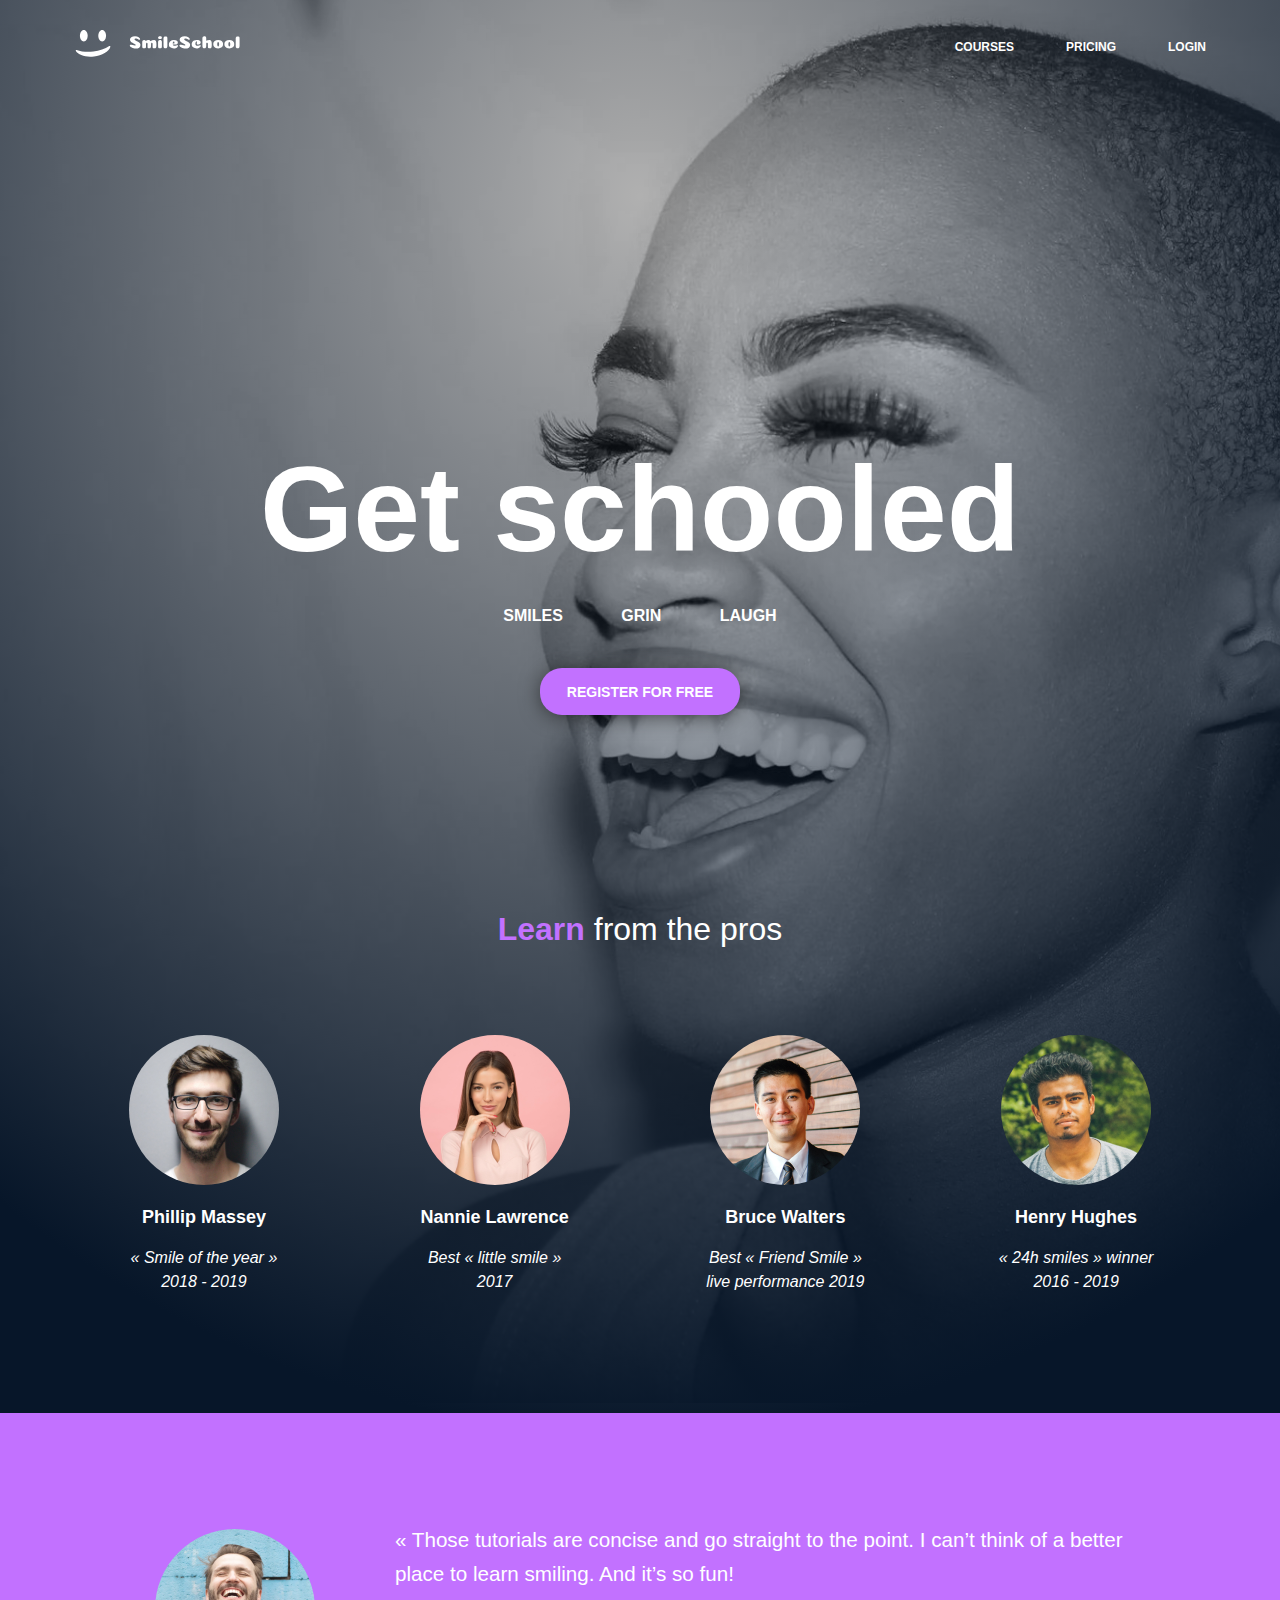
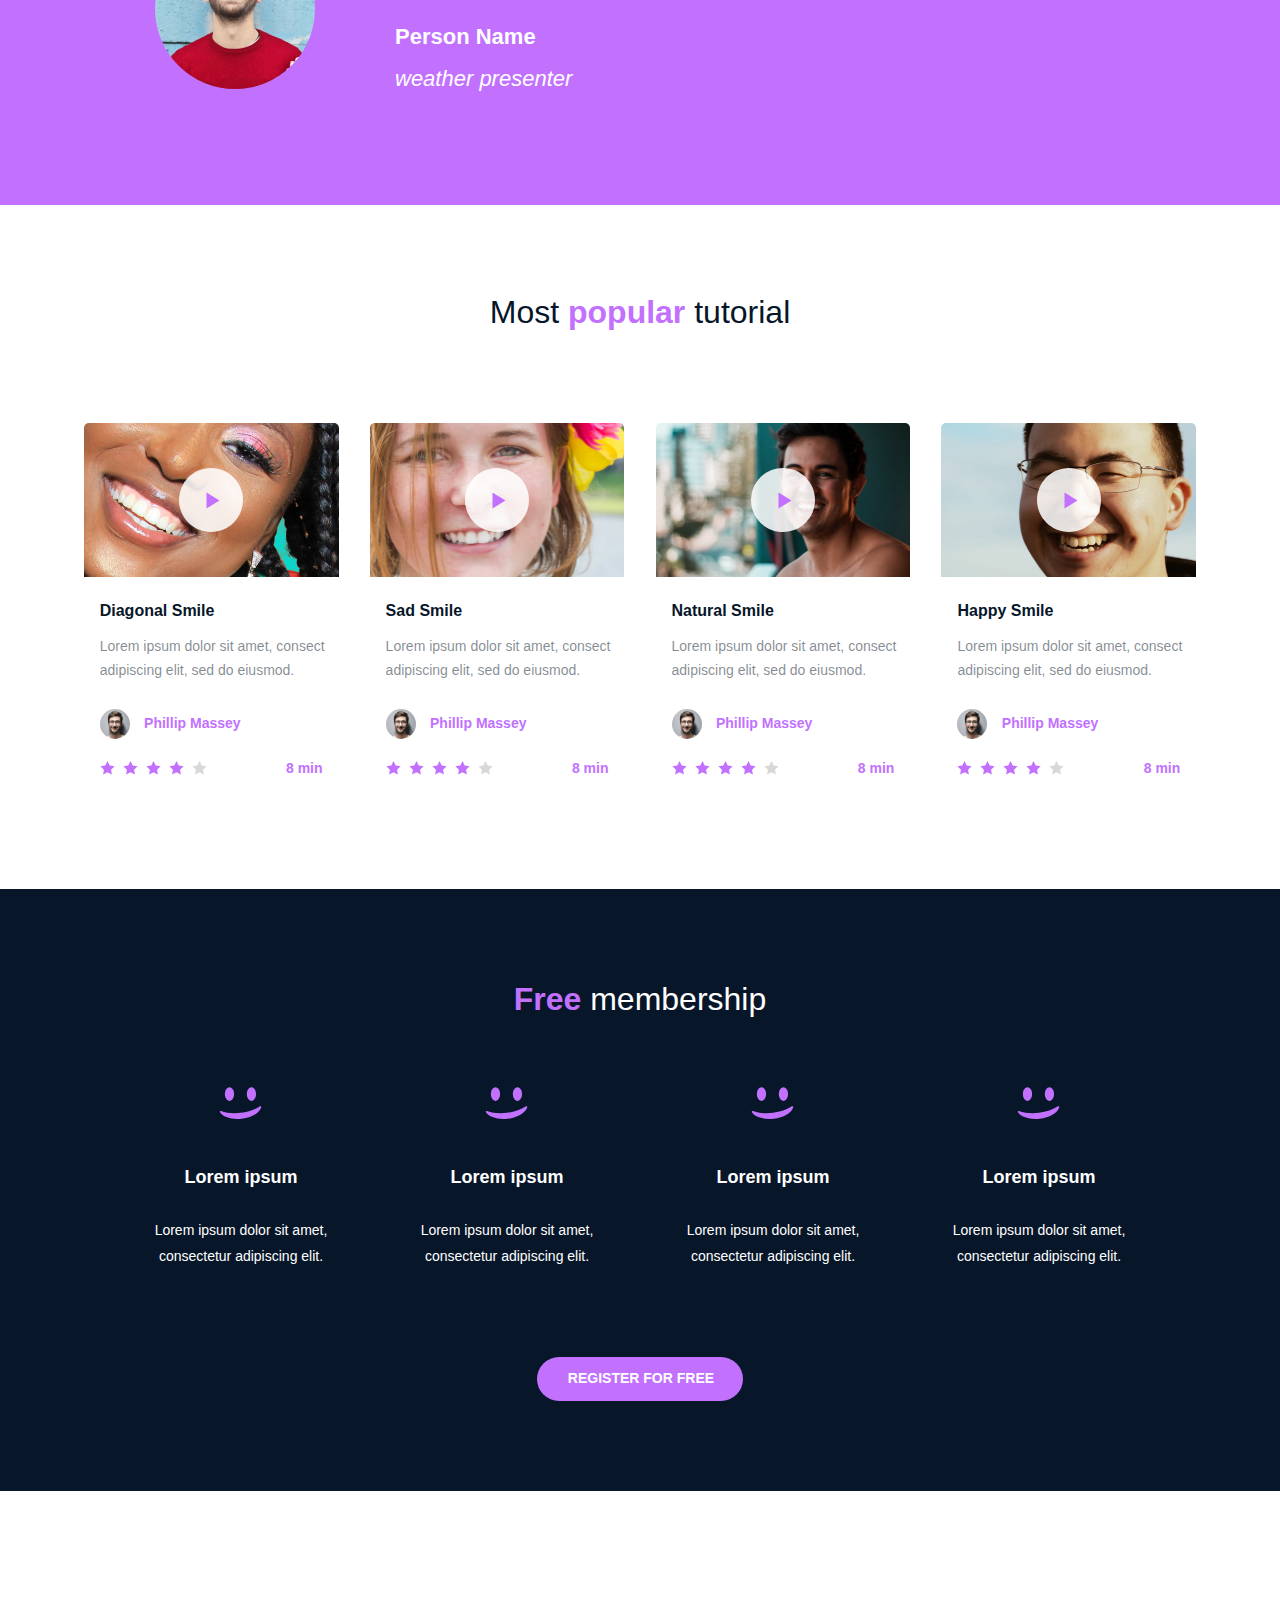
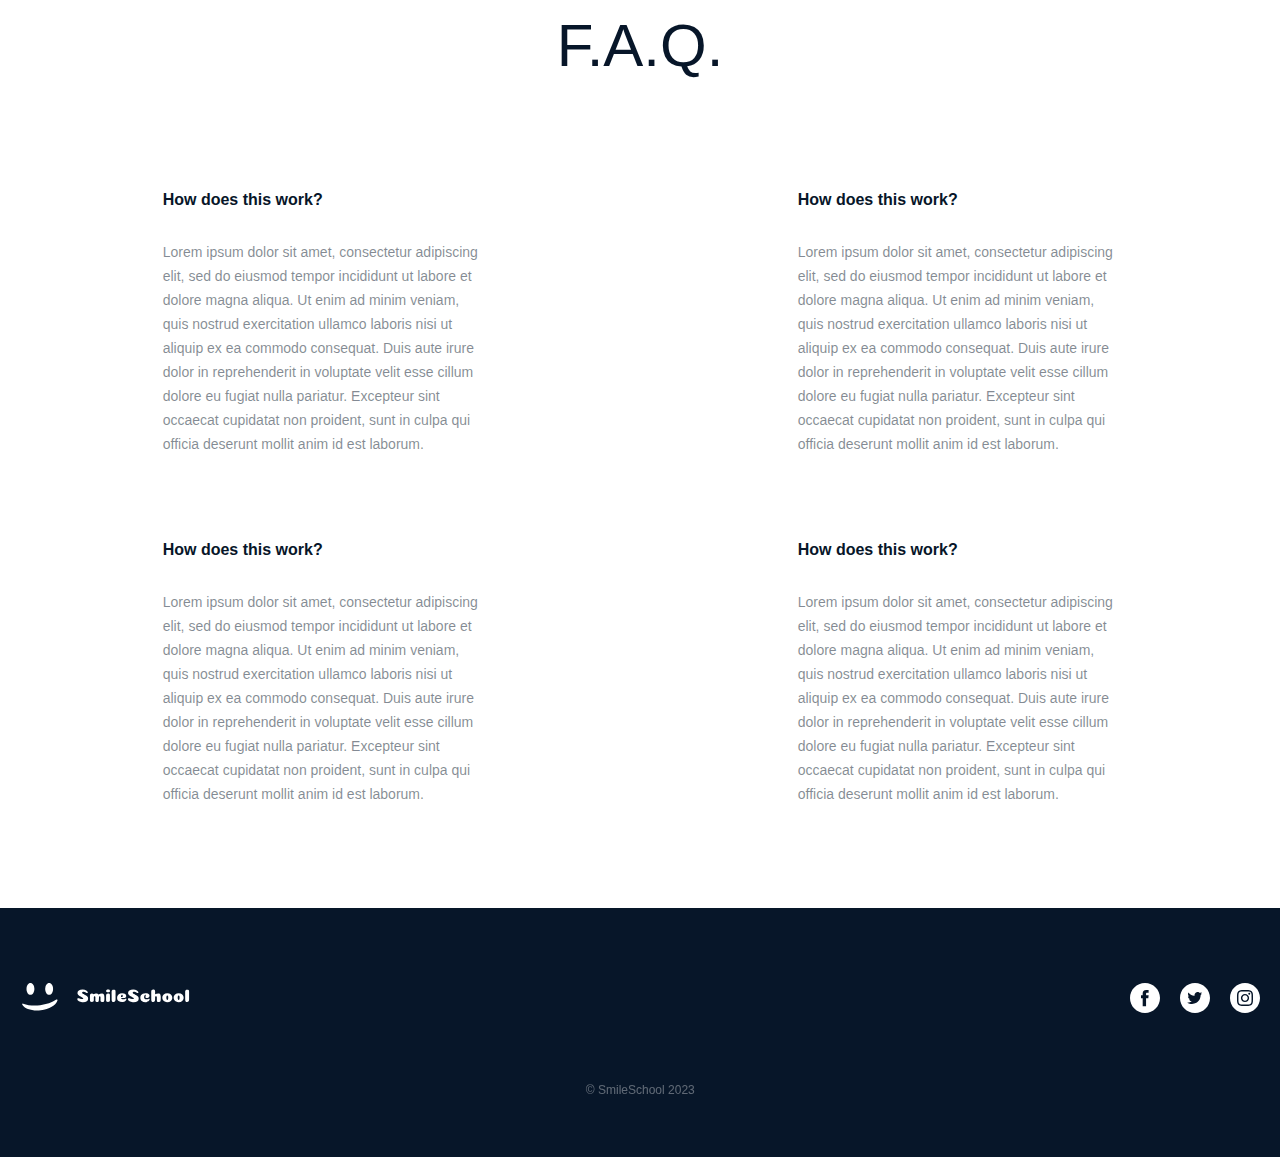
<file: css_advanced/index.html>
<!DOCTYPE html>
<html lang="en">
  <head>
    <title>Smile School</title>
    <meta name="viewport" content="width=device-width, initial-scale=1.0">
    <link rel="stylesheet" href="styles.css">
  </head>
  <body>
    <header class="main-header">
      <div>
        <a href="#">
          <img src="images/logo.svg" class="logo-header" alt="Logo Smile School">
        </a>
      </div>
      <div class="navigation">
        <a href="#" class="nav-link">Courses</a>
        <a href="#" class="nav-link">Pricing</a>
        <a href="#" class="nav-link">Login</a>
      </div>
    </header>
    <main>
      <section class="banner">
        <div class="banner-content">
          <h1 class="main-title">Get schooled</h1>
          <p class="subtitle">Smiles</p>
          <p class="subtitle">Grin</p>
          <p class="subtitle">Laugh</p>
          <button class="register-btn">Register for free</button>
        </div>
        <div class="block-pro">
          <h2><span class="span-bp">Learn</span> from the pros</h2>
          <div class="picture-pros">
            <div class="picture-pro">
              <img src="images/portrait-1.png" alt="Portrait of Phillip Massey, Smile of the Year 2018-2019">
              <h3>Phillip Massey</h3>
              <p>« Smile of the year » 2018 - 2019</p>
            </div>
            <div class="picture-pro">
              <img src="images/portrait-2.png" alt="Portrait of Nannie Lawrence, Best Little Smile 2017">
              <h3>Nannie Lawrence</h3>
              <p>Best « little smile » 2017</p>
            </div>
            <div class="picture-pro">
              <img src="images/portrait-3.png" alt="Portrait of Bruce Walters, Best Friend Smile Live Performance 2019">
              <h3>Bruce Walters</h3>
              <p>Best « Friend Smile » live performance 2019</p>
            </div>
            <div class="picture-pro">
              <img src="images/portrait-4.png" alt="Portrait of Henry Hughes, 24h Smiles Winner 2016-2019">
              <h3>Henry Hughes</h3>
              <p>« 24h smiles » winner 2016 - 2019</p>
            </div>
          </div>
        </div>
      </section>
      <section class="quote-section">
        <div class="quote-container">
          <img src="images/portrait-5.png" alt="">
          <div class="quote-block">
            <blockquote class="quote-text">
              « Those tutorials are concise and go straight to the point. I can’t think of a better place to learn smiling. And it’s so fun!
            </blockquote>
            <p class="quote-author">Person Name</p>
            <p class="quote-context">weather presenter</p>
          </div>
        </div>
      </section>
      <section class="video-section">
        <h1 class="video-section-title">Most <span>popular</span> tutorial</h1>
        <div class="video-cards-container">
          <div class="video-card">
            <div class="video-thumbnail">
              <img src="images/video-1.png" alt="Video Diagonal Smile">
              <div class="play-icon"></div>
            </div>
            <h2 class="video-title">Diagonal Smile</h2>
            <p class="video-description">Lorem ipsum dolor sit amet, consect adipiscing elit, sed do eiusmod.</p>
            <div class="video-author">
              <img src="images/portrait-1.png" alt="Image of the author" class="author-image">
              <h3 class="author-name">Phillip Massey</h3>
            </div>
            <div class="star-rating">
              <div class="stars">
                <img src="images/stars.svg" alt="Images of 5 stars">
              </div>
              <p class="rating-time">8 min</p>
            </div>
          </div>
          <div class="video-card">
            <div class="video-thumbnail">
              <img src="images/video-2.png" alt="Video Diagonal Smile">
              <div class="play-icon"></div>
            </div>
            <h2 class="video-title">Sad Smile</h2>
            <p class="video-description">Lorem ipsum dolor sit amet, consect adipiscing elit, sed do eiusmod.</p>
            <div class="video-author">
              <img src="images/portrait-1.png" alt="Image of the author" class="author-image">
              <h3 class="author-name">Phillip Massey</h3>
            </div>
            <div class="star-rating">
              <div class="stars">
                <img src="images/stars.svg" alt="Images of 5 stars">
              </div>
              <p class="rating-time">8 min</p>
            </div>
          </div>
          <div class="video-card">
            <div class="video-thumbnail">
              <img src="images/video-3.png" alt="Video Diagonal Smile">
              <div class="play-icon"></div>
            </div>
            <h2 class="video-title">Natural Smile</h2>
            <p class="video-description">Lorem ipsum dolor sit amet, consect adipiscing elit, sed do eiusmod.</p>
            <div class="video-author">
              <img src="images/portrait-1.png" alt="Image of the author" class="author-image">
              <h3 class="author-name">Phillip Massey</h3>
            </div>
            <div class="star-rating">
              <div class="stars">
                <img src="images/stars.svg" alt="Images of 5 stars">
              </div>
              <p class="rating-time">8 min</p>
            </div>
          </div>
          <div class="video-card">
            <div class="video-thumbnail">
              <img src="images/video-4.png" alt="Video Diagonal Smile">
              <div class="play-icon"></div>
            </div>
            <h2 class="video-title">Happy Smile</h2>
            <p class="video-description">Lorem ipsum dolor sit amet, consect adipiscing elit, sed do eiusmod.</p>
            <div class="video-author">
              <img src="images/portrait-1.png" alt="Image of the author" class="author-image">
              <h3 class="author-name">Phillip Massey</h3>
            </div>
            <div class="star-rating">
              <div class="stars">
                <img src="images/stars.svg" alt="Images of 5 stars">
              </div>
              <p class="rating-time">8 min</p>
            </div>
          </div>
        </div>
      </section>
      <section class="membership-section">
        <h1 class="membership-title"><span>Free</span> membership</h1>
        <div class="membership-block-container">
          <div class="membership-block">
            <img src="images/smile.svg" alt="Image of membership 1" class="membership-icon">
            <h2 class="membership-heading">Lorem ipsum</h2>
            <p class="membership-description">Lorem ipsum dolor sit amet, consectetur adipiscing elit.</p>
          </div>
          <div class="membership-block">
            <img src="images/smile.svg" alt="Image of membership 2" class="membership-icon">
            <h2 class="membership-heading">Lorem ipsum</h2>
            <p class="membership-description">Lorem ipsum dolor sit amet, consectetur adipiscing elit.</p>
          </div>
          <div class="membership-block">
            <img src="images/smile.svg" alt="Image of membership 3" class="membership-icon">
            <h2 class="membership-heading">Lorem ipsum</h2>
            <p class="membership-description">Lorem ipsum dolor sit amet, consectetur adipiscing elit.</p>
          </div>
          <div class="membership-block">
            <img src="images/smile.svg" alt="Image of membership 3" class="membership-icon">
            <h2 class="membership-heading">Lorem ipsum</h2>
            <p class="membership-description">Lorem ipsum dolor sit amet, consectetur adipiscing elit.</p>
          </div>
        </div>
        <button class="membership-button">Register for free</button>
      </section>
      <section class="faq-section">
        <h1 class="faq-title">F.A.Q.</h1>
        <div class="faq-container">
          <div class="faq-row">
            <div class="faq-item">
              <h2 class="faq-question">How does this work?</h2>
              <p class="faq-answer">Lorem ipsum dolor sit amet, consectetur adipiscing elit, sed do eiusmod tempor incididunt ut labore et dolore magna aliqua. Ut enim ad minim veniam, quis nostrud exercitation ullamco laboris nisi ut aliquip ex ea commodo consequat. Duis aute irure dolor in reprehenderit in voluptate velit esse cillum dolore eu fugiat nulla pariatur. Excepteur sint occaecat cupidatat non proident, sunt in culpa qui officia deserunt mollit anim id est laborum.</p>
            </div>
            <div class="faq-item">
              <h2 class="faq-question">How does this work?</h2>
              <p class="faq-answer">Lorem ipsum dolor sit amet, consectetur adipiscing elit, sed do eiusmod tempor incididunt ut labore et dolore magna aliqua. Ut enim ad minim veniam, quis nostrud exercitation ullamco laboris nisi ut aliquip ex ea commodo consequat. Duis aute irure dolor in reprehenderit in voluptate velit esse cillum dolore eu fugiat nulla pariatur. Excepteur sint occaecat cupidatat non proident, sunt in culpa qui officia deserunt mollit anim id est laborum.</p>
            </div>
          </div>
          <div class="faq-row">
            <div class="faq-item">
              <h2 class="faq-question">How does this work?</h2>
              <p class="faq-answer">Lorem ipsum dolor sit amet, consectetur adipiscing elit, sed do eiusmod tempor incididunt ut labore et dolore magna aliqua. Ut enim ad minim veniam, quis nostrud exercitation ullamco laboris nisi ut aliquip ex ea commodo consequat. Duis aute irure dolor in reprehenderit in voluptate velit esse cillum dolore eu fugiat nulla pariatur. Excepteur sint occaecat cupidatat non proident, sunt in culpa qui officia deserunt mollit anim id est laborum.</p>
            </div>
            <div class="faq-item">
              <h2 class="faq-question">How does this work?</h2>
              <p class="faq-answer">Lorem ipsum dolor sit amet, consectetur adipiscing elit, sed do eiusmod tempor incididunt ut labore et dolore magna aliqua. Ut enim ad minim veniam, quis nostrud exercitation ullamco laboris nisi ut aliquip ex ea commodo consequat. Duis aute irure dolor in reprehenderit in voluptate velit esse cillum dolore eu fugiat nulla pariatur. Excepteur sint occaecat cupidatat non proident, sunt in culpa qui officia deserunt mollit anim id est laborum.</p>
            </div>
          </div>
        </div>
      </section>
    </main>
    <footer class="footer">
      <div class="footer-content">
        <div class="footer-logo-section">
          <img src="images/logo.svg" alt="SmileSchool logo" class="footer-logo">
          <div class="footer-social-links">
            <svg width="130" height="30" viewBox="0 0 130 30" fill="none" xmlns="http://www.w3.org/2000/svg">
              <g id="social_icons">
              <g id="Instagram">
              <path id="Combined Shape" fill-rule="evenodd" clip-rule="evenodd" d="M115 0C106.716 0 100 6.71573 100 15C100 23.2843 106.716 30 115 30C123.284 30 130 23.2843 130 15C130 6.71573 123.284 0 115 0ZM111.702 7.04833C112.555 7.0095 112.828 7 115.001 7H114.998C117.172 7 117.443 7.0095 118.297 7.04833C119.148 7.08733 119.73 7.22217 120.24 7.42C120.767 7.62417 121.212 7.89751 121.657 8.34251C122.102 8.78719 122.375 9.23352 122.58 9.7597C122.777 10.2684 122.912 10.8497 122.952 11.7014C122.99 12.5547 123 12.8274 123 15.0001C123 17.1728 122.99 17.4448 122.952 18.2981C122.912 19.1495 122.777 19.731 122.58 20.2398C122.375 20.7658 122.102 21.2121 121.657 21.6568C121.212 22.1018 120.766 22.3758 120.24 22.5802C119.731 22.778 119.149 22.9128 118.298 22.9518C117.444 22.9907 117.173 23.0002 115 23.0002C112.827 23.0002 112.555 22.9907 111.701 22.9518C110.85 22.9128 110.268 22.778 109.759 22.5802C109.234 22.3758 108.787 22.1018 108.343 21.6568C107.898 21.2121 107.625 20.7658 107.42 20.2396C107.222 19.731 107.088 19.1496 107.048 18.298C107.01 17.4446 107 17.1728 107 15.0001C107 12.8274 107.01 12.5546 107.048 11.7012C107.087 10.8499 107.222 10.2684 107.42 9.75953C107.625 9.23352 107.898 8.78719 108.343 8.34251C108.788 7.89768 109.234 7.62434 109.76 7.42C110.269 7.22217 110.85 7.08733 111.702 7.04833Z" fill="white"/>
              <path id="Combined Shape_2" fill-rule="evenodd" clip-rule="evenodd" d="M114.283 8.4417C114.422 8.44148 114.572 8.44155 114.734 8.44162L115.001 8.4417C117.137 8.4417 117.39 8.44936 118.233 8.4877C119.013 8.52336 119.437 8.6537 119.719 8.7632C120.092 8.9082 120.358 9.08154 120.638 9.36154C120.918 9.64154 121.092 9.90821 121.237 10.2815C121.346 10.5632 121.477 10.9866 121.512 11.7666C121.551 12.6099 121.559 12.8632 121.559 14.9983C121.559 17.1333 121.551 17.3866 121.512 18.23C121.477 19.01 121.346 19.4333 121.237 19.715C121.092 20.0883 120.918 20.3542 120.638 20.634C120.358 20.914 120.092 21.0873 119.719 21.2323C119.437 21.3423 119.013 21.4723 118.233 21.508C117.39 21.5463 117.137 21.5547 115.001 21.5547C112.865 21.5547 112.611 21.5463 111.768 21.508C110.988 21.472 110.565 21.3417 110.283 21.2322C109.909 21.0872 109.643 20.9138 109.363 20.6338C109.083 20.3538 108.909 20.0878 108.764 19.7143C108.654 19.4326 108.524 19.0093 108.488 18.2293C108.45 17.386 108.442 17.1326 108.442 14.9963C108.442 12.8599 108.45 12.6079 108.488 11.7646C108.524 10.9846 108.654 10.5612 108.764 10.2792C108.909 9.90588 109.083 9.63921 109.363 9.35921C109.643 9.0792 109.909 8.90587 110.283 8.76053C110.565 8.65053 110.988 8.52053 111.768 8.4847C112.506 8.45136 112.792 8.44136 114.283 8.4397V8.4417ZM119.271 9.77004C118.741 9.77004 118.311 10.1995 118.311 10.7297C118.311 11.2597 118.741 11.6897 119.271 11.6897C119.801 11.6897 120.231 11.2597 120.231 10.7297C120.231 10.1997 119.801 9.76971 119.271 9.76971V9.77004ZM110.892 15.0001C110.892 12.7313 112.732 10.8918 115.001 10.8917C117.269 10.8917 119.108 12.7312 119.108 15.0001C119.108 17.269 117.27 19.1076 115.001 19.1076C112.732 19.1076 110.892 17.269 110.892 15.0001Z" fill="white"/>
              <path id="Shape" fill-rule="evenodd" clip-rule="evenodd" d="M115.001 12.3335C116.473 12.3335 117.667 13.5273 117.667 15.0002C117.667 16.4729 116.473 17.6669 115.001 17.6669C113.528 17.6669 112.334 16.4729 112.334 15.0002C112.334 13.5273 113.528 12.3335 115.001 12.3335V12.3335Z" fill="white"/>
              </g>
              <g id="Twitter">
              <path id="Combined Shape_3" fill-rule="evenodd" clip-rule="evenodd" d="M65 0C56.7157 0 50 6.71573 50 15C50 23.2843 56.7157 30 65 30C73.2843 30 80 23.2843 80 15C80 6.71573 73.2843 0 65 0ZM64.5822 12.7112L64.5508 12.1922C64.4563 10.8469 65.2852 9.6182 66.5967 9.14154C67.0794 8.97206 67.8978 8.95087 68.4329 9.09917C68.6427 9.16273 69.0414 9.37458 69.3247 9.56524L69.8388 9.91479L70.4054 9.73472C70.7202 9.63939 71.1398 9.4805 71.3287 9.37458C71.5071 9.27924 71.6645 9.22628 71.6645 9.25806C71.6645 9.43813 71.2762 10.0525 70.951 10.3915C70.5103 10.8681 70.6362 10.9105 71.5281 10.5927C72.0632 10.4126 72.0737 10.4126 71.9687 10.6139C71.9058 10.7198 71.5805 11.0906 71.2343 11.4295C70.6467 12.0121 70.6152 12.0757 70.6152 12.5629C70.6152 13.315 70.2585 14.8827 69.9018 15.7407C69.2408 17.3507 67.8243 19.0138 66.4079 19.8506C64.4144 21.0264 61.7598 21.3229 59.525 20.6344C58.78 20.4014 57.5 19.8082 57.5 19.7023C57.5 19.6705 57.8882 19.6281 58.3604 19.6175C59.3466 19.5964 60.3329 19.321 61.1723 18.8337L61.7388 18.4947L61.0883 18.2723C60.165 17.9545 59.3361 17.2236 59.1263 16.5351C59.0633 16.3127 59.0843 16.3021 59.6719 16.3021L60.2804 16.2915L59.7663 16.0479C59.1578 15.7407 58.6017 15.2217 58.3289 14.692C58.1295 14.3107 57.8777 13.3468 57.9512 13.2726C57.9721 13.2408 58.1925 13.3044 58.4443 13.3891C59.1683 13.654 59.2627 13.5904 58.843 13.1455C58.0561 12.3405 57.8148 11.1435 58.1925 10.0101L58.3709 9.50169L59.0633 10.1902C60.4798 11.5778 62.148 12.404 64.0576 12.6477L64.5822 12.7112Z" fill="white"/>
              </g>
              <g id="Facebook">
              <path id="Combined Shape_4" fill-rule="evenodd" clip-rule="evenodd" d="M15 0C6.71573 0 0 6.71573 0 15C0 23.2843 6.71573 30 15 30C23.2843 30 30 23.2843 30 15C30 6.71573 23.2843 0 15 0ZM16.0635 15.1589V23.3197H12.6869V15.1592H11V12.3469H12.6869V10.6585C12.6869 8.36425 13.6395 7 16.3457 7H18.5988V9.81257H17.1905C16.137 9.81257 16.0673 10.2056 16.0673 10.9391L16.0635 12.3466H18.6147L18.3162 15.1589H16.0635Z" fill="white"/>
              </g>
              </g>
              </svg>
          </div>
        </div>
        <p class="footer-text">&copy; SmileSchool 2023</p>
      </div>
    </footer>
  </body>
</html>
</file>
<file: css_advanced/styles.css>
:root {
    --color-background: #071629;
    --color-text: #FFF;
    --color-accent: #C271FF;
    --color-video: rgba(7, 22, 41, 0.50);
    --color-btn-hover: #9678FC;
    --font-family-base: 'Source Sans Pro', sans-serif;
    --font-weight-bold: 700;
    --font-weight-medium: 600;
    --font-weight-normal: 400;
    --font-weight-light: 300;
    --border-radius-round: 50%;
    --shadow-box: 0px 2px 20px 0px rgba(0, 0, 0, 0.50);
  }
  
  body {
    margin: 0;
    padding: 0;
    font-family: var(--font-family-base);
    box-sizing: border-box;
  }
  
  .main-header {
    display: flex;
    justify-content: space-between;
    align-items: center;
    padding: 20px 5%;
    margin: 10px;
    background-color: transparent;
  }
  
  .logo-header {
    width: 10.438rem;
    height: 1.841rem;
    flex-shrink: 0;
  }
  
  .navigation {
    display: inline-flex;
    justify-content: center;
    align-items: flex-start;
    gap: 52px;
    flex-shrink: 0;
    color: var(--color-text);
    font-size: 0.75rem;
    font-weight: var(--font-weight-bold);
    line-height: normal;
  }
  
  .nav-link {
    color: var(--color-text);
    text-decoration: none;
    text-transform: uppercase;
  }
  
  .banner {
    position: relative;
    width: 100%;
    height: 1440px;
    display: flex;
    flex-direction: column;
    justify-content: center;
    align-items: center;
  }
  
  .banner::before, .banner::after {
    content: "";
    position: absolute;
    width: 100%;
    height: 100%;
    background-size: cover;
    z-index: -1;
  }
  
  .banner::before {
    top: -8.125rem;
    background-image: url(images/img_bg.png);
    background-repeat: no-repeat;
    -webkit-filter: grayscale(100%);
    filter: grayscale(100%);
  }
  
  .banner::after {
    top: -6.25rem;
    background: radial-gradient(85.90% 85.90% at 50.00% 14.10%, rgba(41, 48, 61, 0.00) 0%, var(--color-background) 100%), transparent;
    background-blend-mode: normal, color;
  }
  
  .banner-content {
    text-align: center;
    margin-top: 10.5rem;
  }
  
  .main-title {
    color: var(--color-text);
    font-size: 7.5rem;
    font-weight: var(--font-weight-bold);
    text-align: center;
    margin: 0;
    margin-top: -50px;
    line-height: 150px;
  }
  
  .subtitle {
    display: inline-block;
    color: var(--color-text);
    text-transform: uppercase;
    font-size: 1rem;
    font-weight: var(--font-weight-bold);
    line-height: 4rem;
    margin: 0 27px;
  }
  
  .register-btn {
    display: block;
    background-color: var(--color-accent);
    box-shadow: var(--shadow-box);
    border-radius: 1.375rem;
    color: var(--color-text);
    text-align: center;
    text-transform: uppercase;
    font-size: 0.875rem;
    font-weight: 600;
    margin: 20px auto;
    width: 12.5rem;
    height: 2.9rem;
    border: none;
    cursor: pointer;
    transition: background-color 0.3s ease;
  }
  
  .register-btn:hover {
    background-color: var(--color-btn-hover);
  }
  
  .block-pro {
    text-align: center;
    margin-top: 150px;
  }
  
  .block-pro h2 {
    color: var(--color-text);
    font-family: var(--font-family-base);
    font-size: 2rem;
    font-weight: var(--font-weight-light);
    margin-bottom: 5.44rem;
    font-style: normal;
  }
  
  .block-pro h2 .span-bp {
    color: var(--color-accent);
    font-weight: var(--font-weight-bold);
  }
  
  .picture-pros {
    display: flex;
    justify-content: center;
    gap: 8.17rem;
  }
  
  .picture-pros .picture-pro {
    width: 10rem;
    text-align: center;
  }
  
  .picture-pros img {
    width: 9.375rem;
    height: 9.375rem;
    border-radius: var(--border-radius-round);
  }
  
  .picture-pros h3 {
    color: var(--color-text);
    font-size: 1.125rem;
    font-weight: 900;
    /*line-height: 1.6875rem;*/
  }
  
  .picture-pros p {
    color: var(--color-text);
    font-size: 1rem;
    font-style: italic;
    line-height: 1.5rem;
    font-weight: var(--font-weight-normal);
  }
  
  .quote-section {
    display: flex;
    justify-content: center;
    align-items: center;
    margin-top: -120px;
    background-color: var(--color-accent);
    color: var(--color-text);
    font-family: var(--font-family-base);
    height: 24.5rem;
    width: 100%;
  }
  
  .quote-container {
    display: flex;
    justify-content: center;
    align-items: center;
  }
  
  .quote-container img {
    width: 10rem;
    height: 10rem;
    border-radius: 50%;
    margin-right: 5rem;
  }
  
  .quote-block {
    display: flex;
    flex-direction: column;
    align-items: flex-start;
    justify-content: center;
    width: 45.625rem;
    height: 9.875rem;
  }
  
  .quote-text {
    font-size: 1.29rem;
    font-weight: var(--font-weight-normal);
    line-height: 2.1rem;
    margin: 0 0 0.5rem 0;
  }
  
  .quote-author {
    font-size: 1.375rem;
    font-weight: var(--font-weight-bold);
    font-style: normal;
    line-height: 2.1rem;
    margin-bottom: 0.5rem;
  }
  
  .quote-context {
    font-size: 1.375rem;
    font-style: italic;
    font-weight: var(--font-weight-normal);
    margin: 0;
    line-height: 2.1rem;
  }
  
  .video-section {
    background-color: var(--color-text);
    text-align: center;
    font-family: var(--font-family-base);
    width: 100%;
  }
  
  .video-section-title {
    color: var(--color-background);
    font-size: 2rem;
    margin-top: 5.4rem;
    margin-bottom: 4.69rem;
    font-weight: var(--font-weight-light);
    line-height: 40.22px;
    font-style: normal;
  }
  
  .video-section-title span {
    color: var(--color-accent);
    font-size: 2rem;
    font-weight: var(--font-weight-bold);
  }
  
  .video-cards-container {
    display: flex;
    justify-content: center;
    gap: 1.94rem;
    padding: 1rem;
    margin: 0 auto;
    width: 76.75rem;
    height: 28.125rem;
  }
  
  .video-card {
    width: 15.93rem;
    height: auto;
    margin-bottom: 3rem;
    text-align: left;
    position: relative;
  }
  
  .video-thumbnail {
    width: 15.93rem;
    height: 9.62rem;
    border-radius: 5px 5px 0 0;
    position: relative;
    overflow: hidden;
  }
  
  .video-thumbnail img {
    width: 100%;
    height: auto;
    display: block;
  }
  
  .play-icon {
    position: absolute;
    top: 50%;
    left: 50%;
    transform: translate(-50%, -50%);
    width: 4rem;
    height: 4rem;
    background: url('images/play.svg') no-repeat center center;
    background-size: contain;
    cursor: pointer;
  }
  
  .video-title {
    color: var(--color-background);
    font-size: 1rem;
    margin-top: 1.5rem;
    margin-left: 1rem;
    font-weight: var(--font-weight-bold);
    font-family: var(--font-family-base);
    line-height: 20.11px;
    font-style: normal;
    width: 120px;
    height: 20px;
  }
  
  .video-description {
    color: var(--color-video);
    font-size: 0.875rem;
    margin-top: 0.47rem;
    margin-left: 1rem;
    font-weight: var(--font-weight-normal);
    line-height: 1.5rem;
    font-family: var(--font-family-base);
    width: 15.125rem;
    height: 48px;
    font-style: normal;
  }
  
  .video-author {
    display: flex;
    align-items: center;
    gap: 0.9rem;
    margin-top: 0.75rem;
    margin-left: 1rem;
  }
  
  .author-image {
    width: 1.875rem;
    height: 1.875rem;
    border-radius: 50%;
  }
  
  .author-name {
    color: var(--color-accent);
    font-family: var(--font-family-base);
    font-size: 0.875rem;
    font-weight: var(--font-weight-medium);
    line-height: 1.6875rem;
    font-style: normal;
  }
  
  .star-rating {
    display: flex;
    align-items: center;
    justify-content: space-between;
    margin-left: 1rem;
    margin-top: -10px;
  }
  
  .stars {
    display: flex;
    width: 6.6875rem;
    height: 0.9375rem;
  }
  
  .rating-time {
    color: var(--color-accent);
    font-size: 0.875rem;
    margin-right: 1rem;
    font-family: var(--font-family-base);
    font-weight: var(--font-weight-medium);
    font-style: normal;
    line-height: 1.6875rem;
  }
  
  .membership-section {
    font-family: var(--font-family-base);
    background-color: var(--color-background);
    color: var(--color-text);
    text-align: center;
    padding: 50px 0;
    height: 31.375rem;
    width: 100%;
  }
  
  .membership-block {
    display: flex;
    flex-direction: column;
    align-items: center;
    flex-basis: calc(20% - 30px);
    flex-shrink: 1;
    margin: 10px 5px;
  }
  
  .membership-block-container {
    display: flex;
    justify-content: center;
  }
  
  .membership-title {
    font-size: 2rem;
    font-weight: var(--font-weight-light);
    line-height: 40px;
    margin-bottom: 3.62rem;
    margin-top: 2.5rem;
    font-style: normal;
  }
  
  .membership-title span {
    color: var(--color-accent);
    font-weight: var(--font-weight-bold);
  }
  
  .membership-icon {
    width: 2.72913rem;
    height: 2.20956rem;
    margin-bottom: 1.66rem;
  }
  
  .membership-heading {
    font-size: 1.125rem;
    font-weight: var(--font-weight-medium);
    font-style: normal;
    line-height: 26px;
    margin-bottom: 0.81rem;
    font-style: normal;
    width: 16rem;
    height: 26px;
  }
  
  .membership-description {
    width: 13.25rem;
    height: 52px;
    font-size: 0.875rem;
    font-weight: var(--font-weight-normal);
    font-style: normal;
    line-height: 1.625rem;
  }
  
  .membership-button {
    background-color: var(--color-accent);
    width: 12.9rem;
    height: 2.75rem;
    color: var(--color-text);
    border: none;
    border-radius: 1.375rem;
    padding: 0.81rem 1.22rem 0.81rem 1.34rem;
    font-size: 0.875rem;
    font-weight: var(--font-weight-medium);
    text-transform: uppercase;
    cursor: pointer;
    margin-top: 4rem;
    line-height: 17.6px;
    transition: background-color 0.3s ease;
  }
  
  .membership-button:hover {
    background-color: #9678FC;
  }
  
  .faq-section {
    max-width: 90rem;
    max-height: 232.375rem;
    margin: 0 auto;
    padding: 50px 20px;
    font-family: var(--font-family-base);
  }
  
  .faq-title {
    text-align: center;
    font-size: 3.75rem;
    font-style: normal;
    font-weight: var(--font-weight-light);
    color: var(--color-background);
    line-height: 75.42px;
    margin-bottom: 4.63rem;
    margin-top: 4.19rem;
  }
  
  .faq-container {
    display: flex;
    flex-wrap: wrap;
    justify-content: space-around;
    gap: 1.875rem;
  }
  
  .faq-row {
    width: 29%;
    display: flex;
    flex-direction: column;
    align-items: center;
  }
  
  .faq-item {
    width: 100%;
    background-color: var(--color-text);
    margin-bottom: 1rem;
    padding: 20px;
    box-sizing: border-box;
  }
  
  .faq-question {
    text-align: left;
    font-size: 1rem;
    font-weight: var(--font-weight-bold);
    color: var(--color-background);
    margin-bottom: 1.8rem;
    width: 195px;
    height: 20px;
  }
  
  .faq-answer {
    text-align: left;
    font-size: 0.875rem;
    font-weight: var(--font-weight-normal);
    color: var(--color-video);
    line-height: 1.5rem;
    margin-bottom: 1rem;
  }
  
  .footer {
    background-color: var(--color-background); 
    font-family: var(--font-family-base);
    width: 100%;
  }
  
  .footer-content {
    display: flex;
    flex-direction: column;
    align-items: center;
    justify-content: center;
    text-align: center;
    max-width: 90rem;
    height: 15.5625rem;
    margin: 0 auto;
    gap: 1.12619rem;
    padding: 0.00144rem 0rem 0.03225rem 0.037rem;
  }
  
  .footer-logo-section {
    display: flex;
    align-items: center;
    justify-content: space-between;
    width: 100%;
    margin-top: 40px;
    
  }
  
  .footer-logo {
    margin-left: 20px;
    width: 169px;
    height: 30px;
  }
  
  .footer-social-links {
    display: flex;
    align-items: center;
    justify-content: center;
    width: 8.125rem;
    height: 1.875rem;
    margin-right: 20px;
    cursor: pointer;
  }
  
  .footer-text {
    padding-top: 40px;
    color: var(--color-text);
    font-weight: var(--font-weight-normal);
    line-height: 15.08px;
    opacity: 0.3517;
    font-size: 0.75em;
    margin-bottom: 1.44rem;
    width: 120px;
    height: 15px;
  }
</file>
